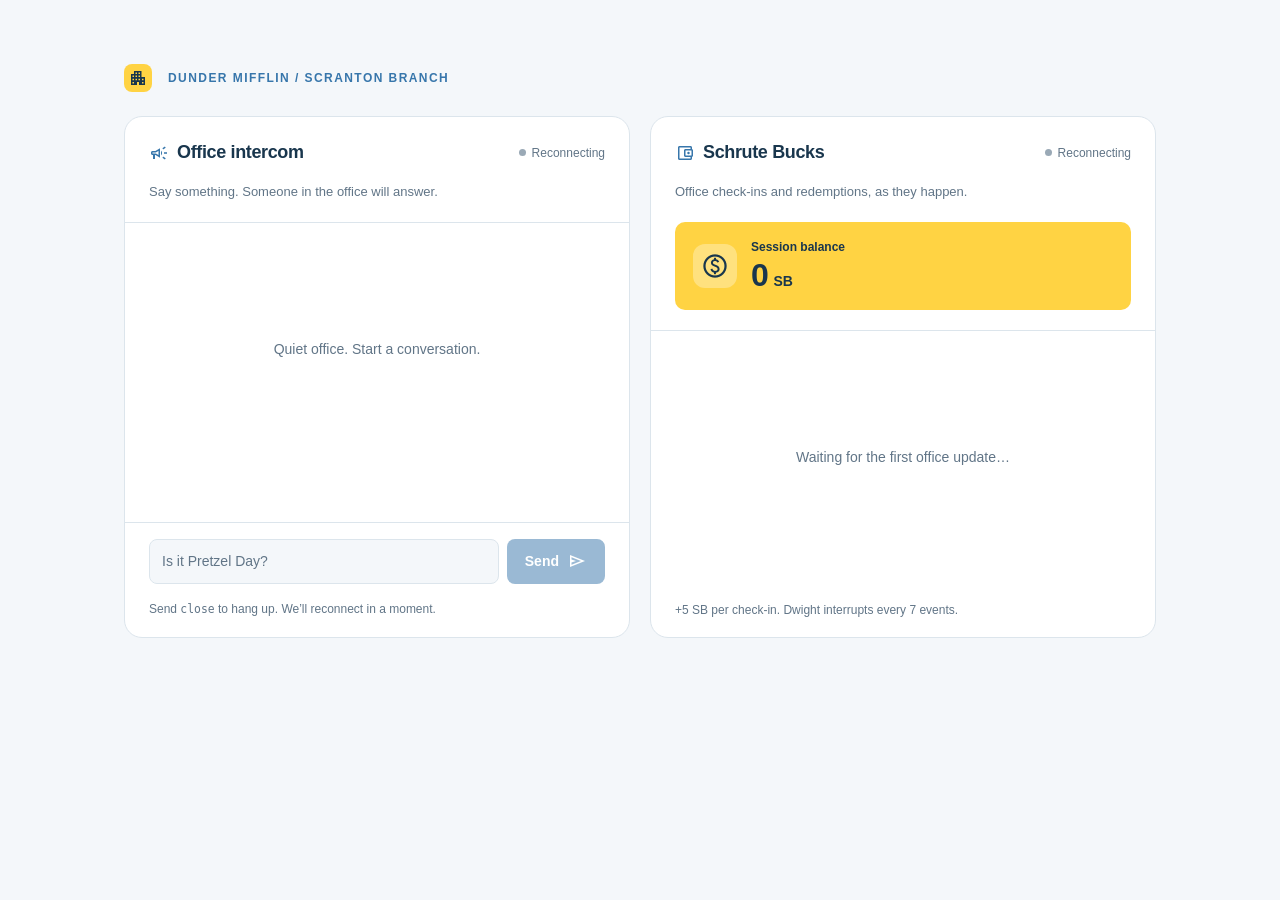
<file: back-end/fast-api/web-sockets/client/index.html>
<!DOCTYPE html>
<html lang="en">
<head>
  <meta charset="UTF-8">
  <meta name="viewport" content="width=device-width, initial-scale=1">
  <meta name="theme-color" content="#3776ab">
  <title>Dunder Mifflin PA System</title>
  <link rel="preconnect" href="https://fonts.googleapis.com">
  <link rel="preconnect" href="https://fonts.gstatic.com" crossorigin>
  <link rel="stylesheet" href="https://fonts.googleapis.com/css2?family=Material+Symbols+Outlined&amp;icon_names=account_balance_wallet,apartment,campaign,monetization_on,send,warning">
  <link rel="stylesheet" href="style.css">
</head>
<body>
  <div class="workspace">
    <header>
      <p class="eyebrow"><span class="brand" aria-hidden="true"><span class="material-symbols-outlined">apartment</span></span> Dunder Mifflin / Scranton branch</p>
    </header>
    <main>
      <section class="panel" aria-labelledby="intercom-title">
        <div class="panel-header">
          <h2 id="intercom-title"><span class="material-symbols-outlined" aria-hidden="true">campaign</span>Office intercom</h2>
          <span class="status" role="status"><span class="lamp" id="lamp-intercom" aria-hidden="true"></span><span id="status-intercom">Connecting</span></span>
        </div>
        <p class="description">Say something. Someone in the office will answer.</p>
        <ul id="intercom-log" role="log" aria-label="Intercom conversation"></ul>
        <form id="intercom-form">
          <label class="visually-hidden" for="line">Your message</label>
          <input id="line" autocomplete="off" placeholder="Is it Pretzel Day?" required>
          <button id="send" type="submit" disabled>Send <span class="material-symbols-outlined" aria-hidden="true">send</span></button>
        </form>
        <p class="hint">Send <code>close</code> to hang up. We’ll reconnect in a moment.</p>
      </section>
      <section class="panel" aria-labelledby="ticker-title">
        <div class="panel-header">
          <h2 id="ticker-title"><span class="material-symbols-outlined" aria-hidden="true">account_balance_wallet</span>Schrute Bucks</h2>
          <span class="status" role="status"><span class="lamp" id="lamp-ticker" aria-hidden="true"></span><span id="status-ticker">Connecting</span></span>
        </div>
        <p class="description">Office check-ins and redemptions, as they happen.</p>
        <div class="balance">
          <span class="material-symbols-outlined" aria-hidden="true">monetization_on</span>
          <div><span class="balance-label">Session balance</span><div class="balance-value"><span id="total">0</span><span class="balance-unit">SB</span></div></div>
        </div>
        <div id="drill" role="status"><span class="material-symbols-outlined" aria-hidden="true">warning</span>Dwight: FIRE DRILL! Everybody out!</div>
        <ul id="ticker-log" aria-label="Live office activity"></ul>
        <p class="hint">+5 SB per check-in. Dwight interrupts every 7 events.</p>
      </section>
    </main>
  </div>
  <script src="app.js"></script>
</body>
</html>
</file>
<file: back-end/fast-api/web-sockets/client/style.css>
:root {
  color-scheme: light;
  --blue: #3776ab;
  --yellow: #ffd343;
  --ink: #19364d;
  --muted: #617587;
  --line: #dce5ec;
}
* { box-sizing: border-box; }
body {
  margin: 0;
  background: #f4f7fa;
  color: var(--ink);
  font-family: -apple-system, BlinkMacSystemFont, "Segoe UI", sans-serif;
  line-height: 1.5;
}
.workspace { max-width: 1080px; margin: 0 auto; padding: 64px 24px 32px; }
.eyebrow { display: flex; align-items: center; gap: 8px; margin: 0 0 24px; color: var(--blue); font-size: 12px; font-weight: 700; letter-spacing: .12em; text-transform: uppercase; }
.brand { display: inline-grid; place-items: center; width: 28px; height: 28px; margin-right: 8px; border-radius: 8px; background: var(--yellow); color: var(--ink); letter-spacing: 0; }
.material-symbols-outlined { flex-shrink: 0; font-size: 20px; line-height: 1; }
main { display: grid; grid-template-columns: 1fr 1fr; gap: 20px; }
.panel { min-width: 0; overflow: hidden; background: white; border: 1px solid var(--line); border-radius: 18px; }
.panel-header { display: flex; align-items: center; justify-content: space-between; gap: 12px; padding: 22px 24px 16px; }
h2 { display: flex; align-items: center; gap: 8px; margin: 0; font-size: 18px; letter-spacing: -.02em; }
h2 .material-symbols-outlined { color: var(--blue); }
.status { display: inline-flex; align-items: center; gap: 6px; color: var(--muted); font-size: 12px; white-space: nowrap; }
.lamp { width: 7px; height: 7px; border-radius: 50%; background: #9aa9b6; }
.lamp.on { background: #218754; box-shadow: 0 0 0 3px #21875415; }
.description { margin: 0; padding: 0 24px 20px; color: var(--muted); font-size: 13px; }
ul { list-style: none; margin: 0; padding: 12px 24px; height: 300px; overflow-y: auto; border-top: 1px solid var(--line); }
ul:empty::before { display: block; padding-top: 104px; color: var(--muted); font-size: 14px; text-align: center; }
#intercom-log:empty::before { content: "Quiet office. Start a conversation."; }
#ticker-log:empty::before { content: "Waiting for the first office update…"; }
li { padding: 12px 0; border-bottom: 1px solid var(--line); font-size: 13px; overflow-wrap: anywhere; }
li:last-child { border-bottom: 0; }
form { display: flex; gap: 8px; padding: 16px 24px; border-top: 1px solid var(--line); }
input { min-width: 0; flex: 1; padding: 11px 12px; border: 1px solid var(--line); border-radius: 8px; background: #f4f7fa; color: var(--ink); font: inherit; font-size: 14px; }
input::placeholder { color: var(--muted); }
button { display: inline-flex; align-items: center; justify-content: center; gap: 8px; padding: 11px 18px; border: 0; border-radius: 8px; background: var(--blue); color: white; font: inherit; font-size: 14px; font-weight: 600; cursor: pointer; }
button:hover { background: #285d8a; }
button:disabled { opacity: .5; cursor: not-allowed; }
:focus-visible { outline: 3px solid var(--blue); outline-offset: 3px; }
.hint { margin: 0; padding: 0 24px 18px; color: var(--muted); font-size: 12px; }
code { font-family: ui-monospace, monospace; font-size: .95em; }
.balance { display: flex; align-items: center; gap: 14px; margin: 0 24px 20px; padding: 16px 18px; border-radius: 10px; background: var(--yellow); }
.balance > .material-symbols-outlined { display: grid; place-items: center; width: 44px; height: 44px; border-radius: 12px; background: #ffffff50; font-size: 28px; }
.balance-label { display: block; font-size: 12px; font-weight: 600; }
.balance-value { display: flex; align-items: baseline; gap: 6px; }
#total { font-size: 32px; font-weight: 750; line-height: 1.2; letter-spacing: -.04em; font-variant-numeric: tabular-nums; }
.balance-unit { font-size: 14px; font-weight: 600; }
#ticker-log { height: 271px; }
.feed-entry { display: grid; grid-template-columns: minmax(0, 1fr) auto; align-items: center; gap: 12px; padding: 14px 0; }
.event-header { display: flex; align-items: baseline; flex-wrap: wrap; gap: 4px 10px; }
.event-time { color: var(--muted); font-size: 11px; font-variant-numeric: tabular-nums; }
.event-kind { margin: 4px 0 2px; color: var(--muted); font-size: 11px; }
.event-detail { margin: 0; font-size: 13px; }
.event-amount { padding: 5px 8px; border-radius: 6px; background: #eaf2f9; color: #285d8a; font-size: 12px; font-weight: 700; font-variant-numeric: tabular-nums; white-space: nowrap; }
.event-amount.spent { background: #fff5cc; color: #715400; }
.message-icon { display: grid; place-items: center; width: 32px; height: 32px; border-radius: 8px; background: #eaf2f9; color: var(--blue); }
.message-icon.reply { background: #fff5cc; color: #715400; }
#drill { display: none; margin: 0 24px 12px; padding: 10px 14px; border: 1px solid #e6bd32; border-radius: 8px; background: #fff5cc; font-size: 13px; font-weight: 600; }
#drill.show { display: flex; align-items: center; gap: 8px; }
.visually-hidden { position: absolute; width: 1px; height: 1px; overflow: hidden; clip-path: inset(50%); white-space: nowrap; }
@media (max-width: 720px) {
  .workspace { padding: 32px 16px 24px; }
  main { grid-template-columns: 1fr; }
  .panel-header, form { padding-left: 18px; padding-right: 18px; }
}
</file>
